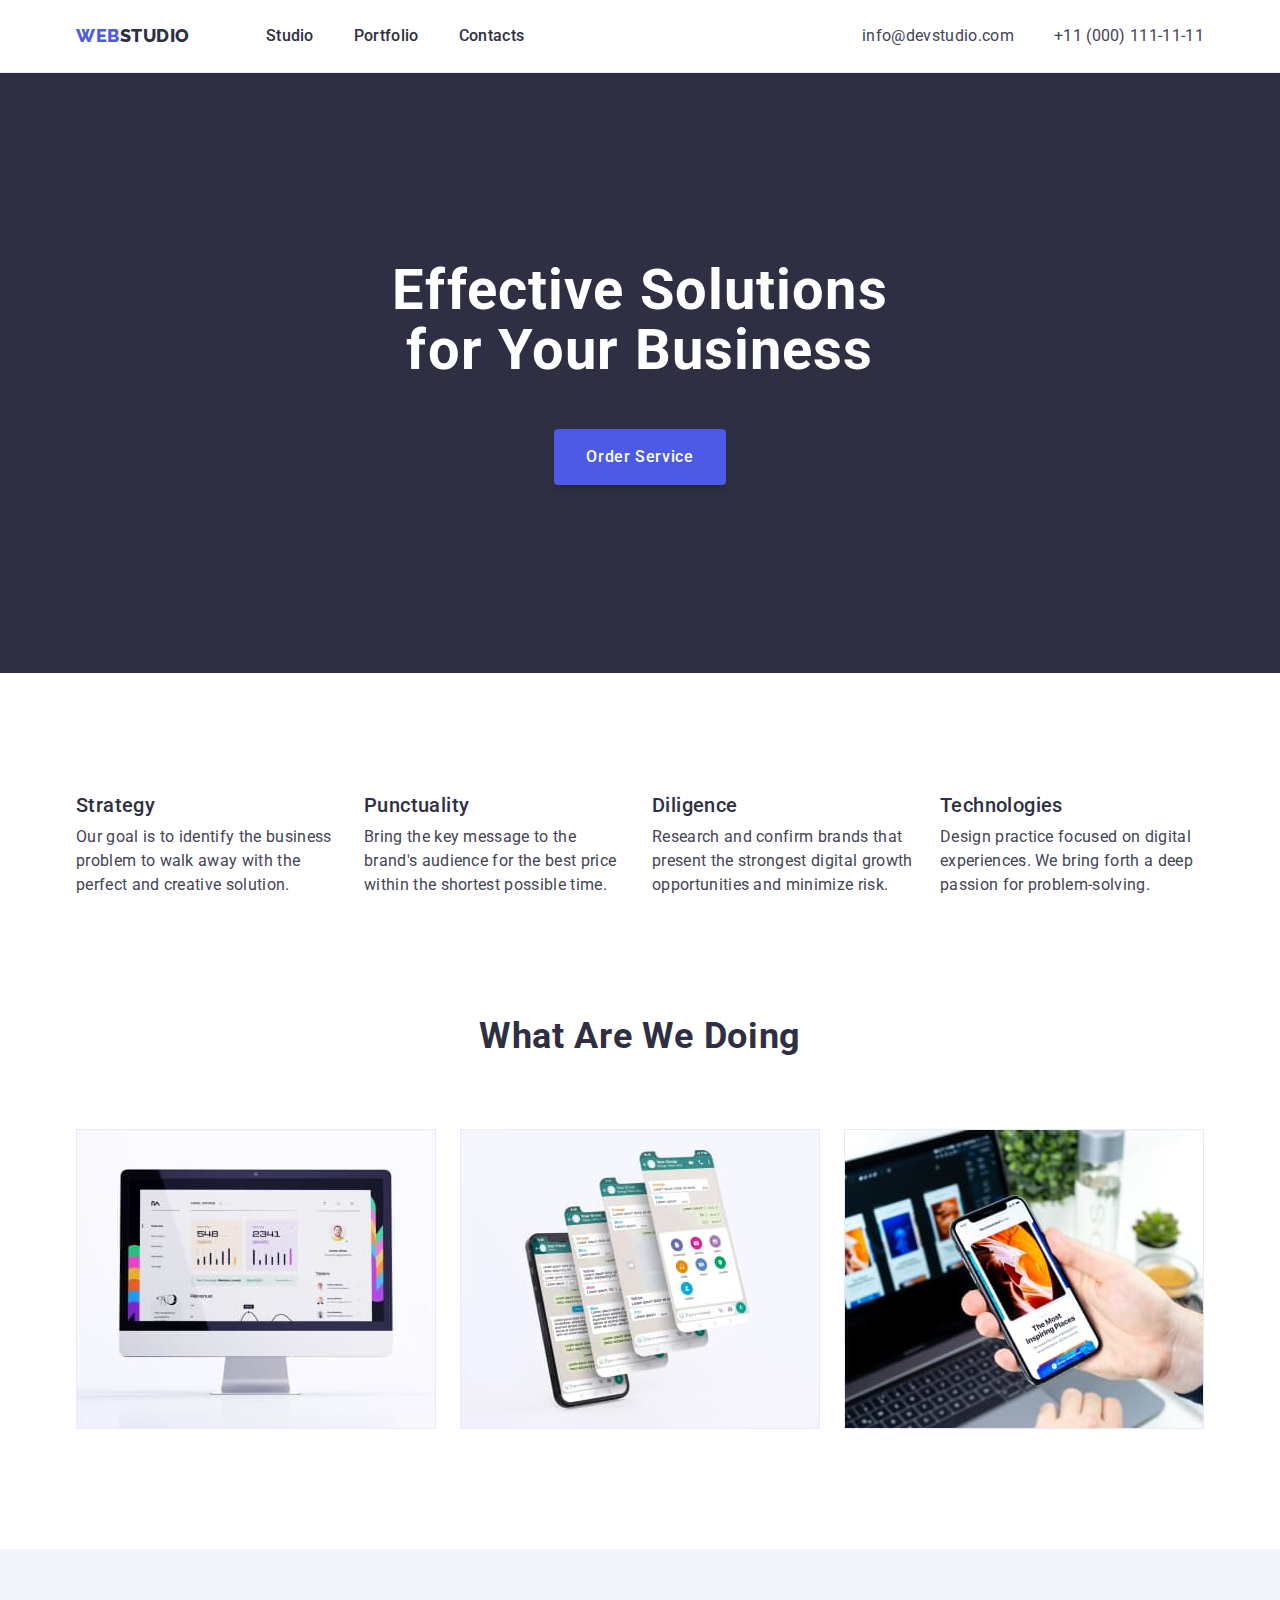
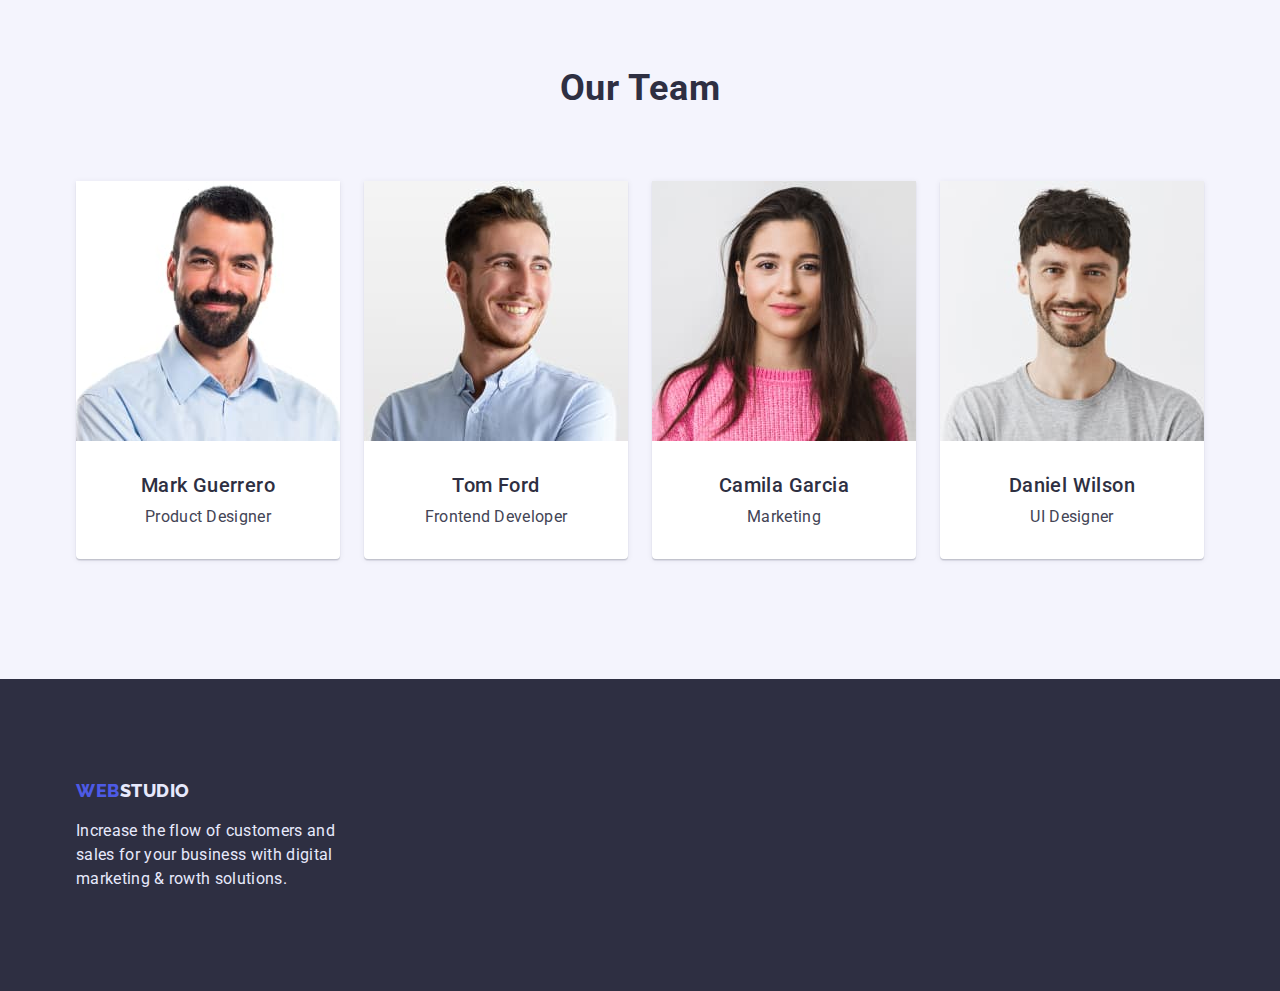
<file: index.html>
<!DOCTYPE html>
<html lang="en">
  <head>
    <meta charset="UTF-8" />
    <meta http-equiv="X-UA-Compatible" content="IE=edge" />
    <meta name="viewport" content="width=device-width, initial-scale=1.0" />
    <title>Studio</title>
    <link rel="preconnect" href="https://fonts.googleapis.com" />
    <link rel="preconnect" href="https://fonts.gstatic.com" crossorigin />
    <link
      href="https://fonts.googleapis.com/css2?family=Raleway:wght@800&family=Roboto:wght@400;500;700&display=swap"
      rel="stylesheet"
    />
    <link
      rel="stylesheet"
      href="https://cdnjs.cloudflare.com/ajax/libs/modern-normalize/1.0.0/modern-normalize.min.css"
    />
    <link rel="stylesheet" href="./css/styles.css" />
  </head>

  <body>
    <header class="page-header">
      <div class="container page-header">
        <!-- -----Logo----- -->
        <nav class="page-nav">
          <a class="logo link" href="./index.html"
            >WEB<span class="accent">STUDIO</span>
          </a>
          <!-- -----Navigation----- -->
          <ul class="menu list">
            <li class="menu-item">
              <a class="menu-link link" href="./index.html">Studio</a>
            </li>

            <li class="menu-item">
              <a class="menu-link link" href="./portfolio.html">Portfolio</a>
            </li>

            <li class="menu-item">
              <a class="menu-link link" href="">Contacts</a>
            </li>
          </ul>
        </nav>

        <!-- -----Adress----- -->
        <address class="address">
          <ul class="page-nav-adress list">
            <li class="page-nav-adress-item">
              <a class="contact-link link" href="mailto:info@devstudio.com"
                >info@devstudio.com</a
              >
            </li>
            <li class="page-nav-adress-item">
              <a class="contact-link link" href="tel:+110001111111"
                >+11 (000) 111-11-11</a
              >
            </li>
          </ul>
        </address>
      </div>
    </header>

    <main>
      <!-- -----Hero----- -->
      <section class="hero">
        <h1 class="hero-title">Effective Solutions for Your Business</h1>
        <button class="btn-order" type="button">Order Service</button>
      </section>

      <!-- -----Our benefits----- -->
      <section class="benefits">
        <div class="container benefits">
          <h2 class="section-title" hidden>Our benefits</h2>

          <ul class="description-benefits list">
            <li class="description-benefits-item">
              <h3 class="section-subtitle">Strategy</h3>
              <p class="section-description">
                Our goal is to identify the business problem to walk away with
                the perfect and creative solution.
              </p>
            </li>

            <li class="description-benefits-item">
              <h3 class="section-subtitle">Punctuality</h3>
              <p class="section-description">
                Bring the key message to the brand's audience for the best price
                within the shortest possible time.
              </p>
            </li>

            <li class="description-benefits-item">
              <h3 class="section-subtitle">Diligence</h3>
              <p class="section-description">
                Research and confirm brands that present the strongest digital
                growth opportunities and minimize risk.
              </p>
            </li>

            <li class="description-benefits-item">
              <h3 class="section-subtitle">Technologies</h3>
              <p class="section-description">
                Design practice focused on digital experiences. We bring forth a
                deep passion for problem-solving.
              </p>
            </li>
          </ul>
        </div>
      </section>

      <!-- -----What are we doing images----- -->
      <section class="work">
        <div class="container">
          <h2 class="section-title">What are we doing</h2>

          <ul class="description-work list">
            <li class="description-work-item">
              <img
                class="img"
                src="./images/offer1.jpg"
                alt="Monitor with app"
                width="360"
              />
            </li>
            <li class="description-work-item">
              <img
                class="img"
                src="./images/offer2.jpg"
                alt="Mobile with layers of app"
                width="360"
              />
            </li>
            <li class="description-work-item">
              <img
                class="img"
                src="./images/offer3.jpg"
                alt="App on mobile and monitor"
                width="360"
              />
            </li>
          </ul>
        </div>
      </section>

      <!-- -----Our team----- -->
      <section class="team">
        <div class="container">
          <h2 class="section-title">Our team</h2>

          <ul class="team-member list">
            <li class="team-member-item">
              <img
                class="img"
                src="./images/team1.jpg"
                alt="Product Designer"
                width="264"
              />
              <h3 class="section-subtitle">Mark Guerrero</h3>
              <p class="section-description">Product Designer</p>
            </li>
            <li class="team-member-item">
              <img
                class="img"
                src="./images/team2.jpg"
                alt="Frontend Developer"
                width="264"
              />
              <h3 class="section-subtitle">Tom Ford</h3>
              <p class="section-description">Frontend Developer</p>
            </li>
            <li class="team-member-item">
              <img
                class="img"
                src="./images/team3.jpg"
                alt="Marketing"
                width="264"
              />
              <h3 class="section-subtitle">Camila Garcia</h3>
              <p class="section-description">Marketing</p>
            </li>
            <li class="team-member-item">
              <img
                class="img"
                src="./images/team4.jpg"
                alt="UI Designer"
                width="264"
              />
              <h3 class="section-subtitle">Daniel Wilson</h3>
              <p class="section-description">UI Designer</p>
            </li>
          </ul>
        </div>
      </section>
    </main>

    <!-- -----Footer----- -->
    <footer class="footer">
      <div class="container">
        <a class="logo link" href="./index.html"
          >WEB<span class="accent-footer">STUDIO</span>
        </a>

        <p class="section-description-footer">
          Increase the flow of customers and sales for your business with
          digital marketing & rowth solutions.
        </p>
      </div>
    </footer>
  </body>
</html>
</file>
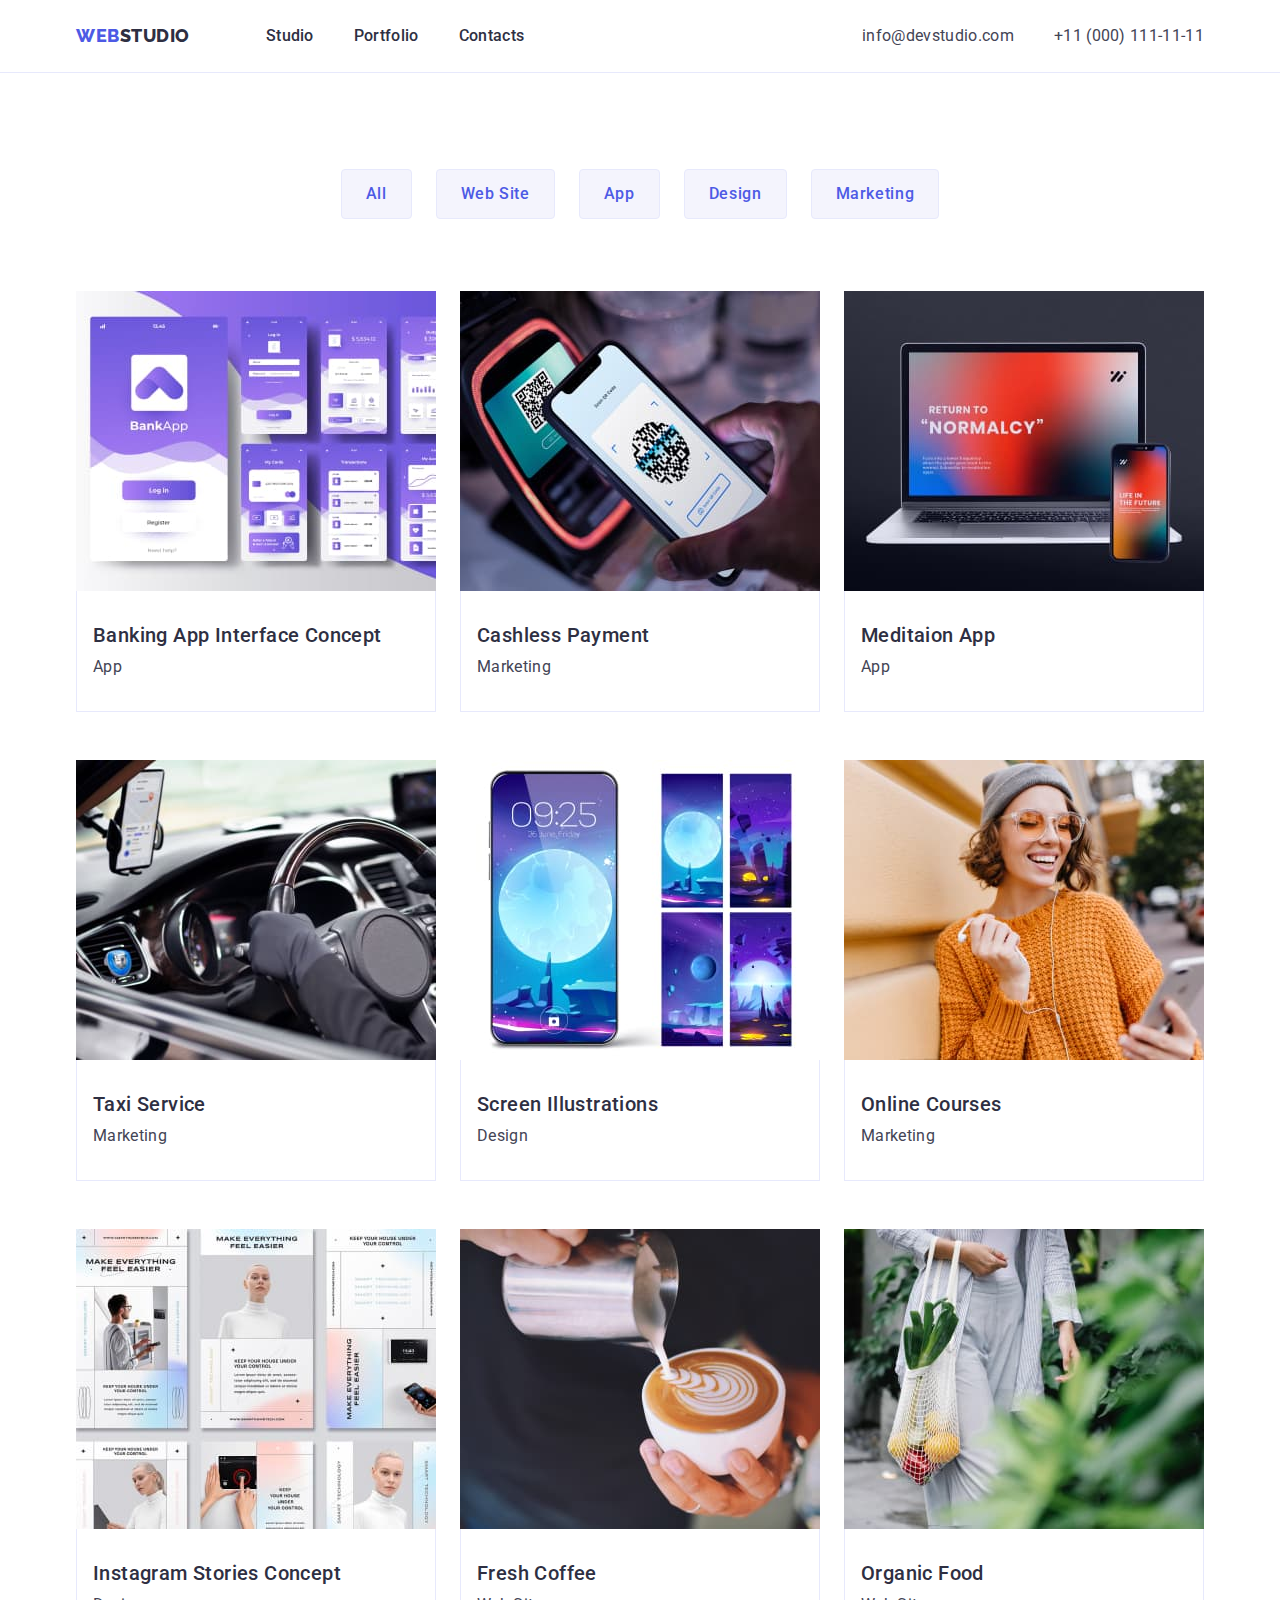
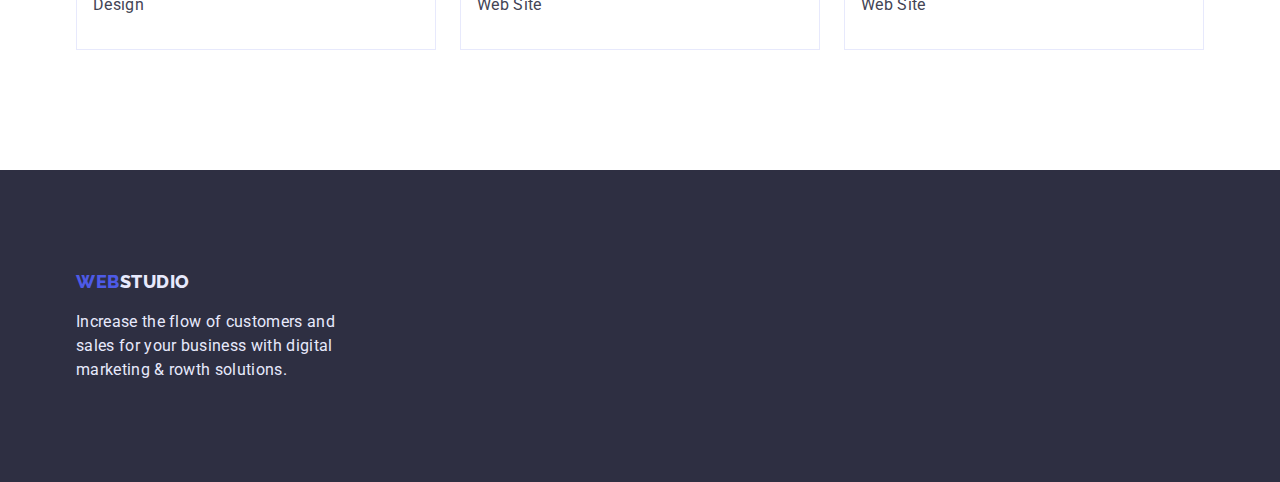
<file: portfolio.html>
<!DOCTYPE html>
<html lang="en">
  <head>
    <meta charset="UTF-8" />
    <meta http-equiv="X-UA-Compatible" content="IE=edge" />
    <meta name="viewport" content="width=device-width, initial-scale=1.0" />
    <title>Portfolio</title>
    <link rel="preconnect" href="https://fonts.googleapis.com" />
    <link rel="preconnect" href="https://fonts.gstatic.com" crossorigin />
    <link
      href="https://fonts.googleapis.com/css2?family=Raleway:wght@800&family=Roboto:wght@400;500;700&display=swap"
      rel="stylesheet"
    />
    <link
      rel="stylesheet"
      href="https://cdnjs.cloudflare.com/ajax/libs/modern-normalize/1.0.0/modern-normalize.min.css"
    />
    <link rel="stylesheet" href="./css/styles.css" />
  </head>

  <body>
    <header class="page-header">
      <div class="container page-header">
        <nav class="page-nav">
          <a class="logo link" href="./index.html"
            >WEB<span class="accent">STUDIO</span>
          </a>

          <ul class="menu list">
            <li class="menu-item">
              <a class="menu-link link" href="./index.html">Studio</a>
            </li>

            <li class="menu-item">
              <a class="menu-link link" href="./portfolio.html">Portfolio</a>
            </li>

            <li class="menu-item">
              <a class="menu-link link" href="">Contacts</a>
            </li>
          </ul>
        </nav>

        <address>
          <ul class="page-nav-adress list">
            <li class="page-nav-adress-item">
              <a class="contact-link link" href="mailto:info@devstudio.com"
                >info@devstudio.com</a
              >
            </li>
            <li class="page-nav-adress-item">
              <a class="contact-link link" href="tel:+110001111111"
                >+11 (000) 111-11-11</a
              >
            </li>
          </ul>
        </address>
      </div>
    </header>

    <main>
      <section class="portfolio">
        <div class="container">
          <h1 class="section-title" hidden>Portfolio</h1>
          <h2 class="section-title" hidden>
            Examples of projects with discription
          </h2>

          <ul class="filter list">
            <li class="filter-item">
              <button class="filter-btn" type="button">All</button>
            </li>

            <li class="filter-item">
              <button class="filter-btn" type="button">Web Site</button>
            </li>

            <li class="filter-item">
              <button class="filter-btn" type="button">App</button>
            </li>

            <li class="filter-item">
              <button class="filter-btn" type="button">Design</button>
            </li>

            <li class="filter-item">
              <button class="filter-btn" type="button">Marketing</button>
            </li>
          </ul>

          <ul class="description-portfolio list">
            <li class="description-portfolio-item">
              <img
                class="img"
                src="./images/portfolio1.jpg"
                alt="App Interface"
                width="360"
              />
              <div class="portfolio-text">
                <h3 class="section-subtitle">Banking App Interface Concept</h3>
                <p class="section-description">App</p>
              </div>
            </li>

            <li class="description-portfolio-item">
              <img
                class="img"
                src="./images/portfolio2.jpg"
                alt="Payment with phone"
                width="360"
              />
              <div class="portfolio-text">
                <h3 class="section-subtitle">Cashless Payment</h3>
                <p class="section-description">Marketing</p>
              </div>
            </li>

            <li class="description-portfolio-item">
              <img
                class="img"
                src="./images/portfolio3.jpg"
                alt="Laptop and phone with same programs Interface"
                width="360"
              />
              <div class="portfolio-text">
                <h3 class="section-subtitle">Meditaion App</h3>
                <p class="section-description">App</p>
              </div>
            </li>

            <li class="description-portfolio-item">
              <img
                class="img"
                src="./images/portfolio4.jpg"
                alt="View of wheele and driver"
                width="360"
              />
              <div class="portfolio-text">
                <h3 class="section-subtitle">Taxi Service</h3>
                <p class="section-description">Marketing</p>
              </div>
            </li>

            <li class="description-portfolio-item">
              <img
                class="img"
                src="./images/portfolio5.jpg"
                alt="Screen pictures on the phone"
                width="360"
              />
              <div class="portfolio-text">
                <h3 class="section-subtitle">Screen Illustrations</h3>
                <p class="section-description">Design</p>
              </div>
            </li>

            <li class="description-portfolio-item">
              <img
                class="img"
                src="./images/portfolio6.jpg"
                alt="Girl with a phone"
                width="360"
              />
              <div class="portfolio-text">
                <h3 class="section-subtitle">Online Courses</h3>
                <p class="section-description">Marketing</p>
              </div>
            </li>

            <li class="description-portfolio-item">
              <img
                class="img"
                src="./images/portfolio7.jpg"
                alt="Instagram stories on the phone"
                width="360"
              />
              <div class="portfolio-text">
                <h3 class="section-subtitle">Instagram Stories Concept</h3>
                <p class="section-description">Design</p>
              </div>
            </li>

            <li class="description-portfolio-item">
              <img
                class="img"
                src="./images/portfolio8.jpg"
                alt="Cup of coffee with milk"
                width="360"
              />
              <div class="portfolio-text">
                <h3 class="section-subtitle">Fresh Coffee</h3>
                <p class="section-description">Web Site</p>
              </div>
            </li>

            <li class="description-portfolio-item">
              <img
                class="img"
                src="./images/portfolio9.jpg"
                alt="Girl with bag of fruits"
                width="360"
              />
              <div class="portfolio-text">
                <h3 class="section-subtitle">Organic Food</h3>
                <p class="section-description">Web Site</p>
              </div>
            </li>
          </ul>
        </div>
      </section>
    </main>
    <footer class="footer">
      <div class="container">
        <a class="logo link" href="./index.html"
          >WEB<span class="accent-footer">STUDIO</span>
        </a>
        <p class="section-description-footer">
          Increase the flow of customers and sales for your business with
          digital marketing & rowth solutions.
        </p>
      </div>
    </footer>
  </body>
</html>
</file>
<file: css/styles.css>
:root {
    --logo-btn-color: #4D5AE5;
    --white-color: #FFFFFF;
    --main-text-color: #434455;
    --second-text-color: #2E2F42;
    --third-text-color: #E7E9FC;
    --change-color: #404BBF;
    --backgroundcolor: #2E2F42;
    --backgroundbtn: #F4F4FD;
   
}

body {
    font-family: 'Roboto', sans-serif;
    font-size: 16px;
    
    background-color: var(--white-color);
    color: var(--main-text-color);
}

.list {
    list-style: none;
    
    padding: 0;
    margin: 0;}

.link {text-decoration: none;}

.container {
    margin-left: auto;
    margin-right: auto;
    padding-left: 15px;
    padding-right: 15px;
    width: 1158px;
    /* outline: 2px solid tomato; */
}

section {padding: 120px 0;}


/* -----HEADER----- */

header {
    border-bottom: 1px solid var(--third-text-color);
}

/* -----Logo----- */
.logo {
    font-family: 'Raleway', sans-serif;
    font-weight: 800;
    font-size: 18px;
    line-height: 1.33;
    letter-spacing: 0.03em;
    text-transform: uppercase;
    
    color: var(--logo-btn-color);
}

.accent {color: var(--second-text-color);}

/* -----Navigation------ */

.menu-link {
    
    display: block;
    padding-top: 24px;
    padding-bottom: 24px;
    
    font-weight: 500;
    line-height: 1.5;
    letter-spacing: 0.02em;

    color: var(--second-text-color);}

.menu-link:hover,
.menu-link:focus {color: var(--change-color); }


/* -----Adress----- */

.contact-link {
    font-style: normal;
    line-height: 1.5;
    letter-spacing: 0.02em;
    
    color: var(--main-text-color);
}

.contact-link:hover, 
.contact-link:focus {color: var(--change-color); }


.container.page-header {
    display: flex;
    align-items: center;
}

.menu {
    display: flex;
    align-items: center;
    margin-left: 76px;
}

.menu-item:not(:last-child) {
    margin-right: 40px;
}

.page-nav {
    display: flex;
    align-items: center;
    margin-right: auto;}

.page-nav-adress {
    display: flex;
    align-items: center;}
    
.page-nav-adress-item:not(:last-child) {margin-right: 40px;}



/* -----Hero----- */

.hero {text-align: center;
    padding: 188px 0;
    background-color: var(--backgroundcolor);}

.hero-title {
    display: inline-block;
    margin-top: 0;
    margin-bottom: 48px;

    width: 496px;

    font-size: 56px;
    line-height: 1.07;
    text-align: center;
    letter-spacing: 0.02em;

    color: var(--white-color);
}

.btn-order {
    display: flex;
    margin: auto;
    padding: 16px 32px;
    
    min-width: 169px;

    border: 0;
    border-radius: 4px;
    
    font-weight: 500;
    line-height: 1.5;
    letter-spacing: 0.04em;
    
    background-color: var(--logo-btn-color);
    box-shadow: 0px 4px 4px rgba(0, 0, 0, 0.15);
    color: var(--white-color);
    
    cursor: pointer;
}

.btn-order:hover, 
.btn-order:focus {
    background-color: var(--change-color);
    box-shadow: 0px 1px 6px rgba(46, 47, 66, 0.08), 0px 1px 1px rgba(46, 47, 66, 0.16), 0px 2px 1px rgba(46, 47, 66, 0.08);}


    /* -----Components------     */
.section-title {
    margin-top: 0;
    margin-bottom: 72px;

    font-size: 36px;
    line-height: 1.11;
    text-align: center;
    letter-spacing: 0.02em;
    text-transform: capitalize;
    
    color: var(--second-text-color);}


.section-subtitle {
    margin-top: 0;
    margin-bottom: 8px;

    font-weight: 500;
    font-size: 20px;
    line-height: 1.2;
    letter-spacing: 0.02em;
    
    color: var(--second-text-color);
}

.section-description  {
    margin-top: 0;
    margin-bottom: 0;

    line-height: 1.5;
    letter-spacing: 0.02em;
    color: var(--main-text-color);}

/* -----Benefits------     */

.description-benefits {
    display: flex;
}

.description-benefits-item {
    width: 264px;
}

.description-benefits-item+.description-benefits-item {
    margin-left: 24px;
}


/* -----What are we doing images------     */
.img {display: block;}

.work {
    padding-top: 0;
}

.description-work {
    display: flex;
    align-items: center;
}

.description-work-item:not(:last-child) {margin-right: 24px;}


/* < !-- -----Our team----- --> */

.team-member-item > .section-subtitle {
margin-top: 32px;
}

.team-member-item {
background-color: var(--white-color);

box-shadow: 0px 1px 6px rgba(46, 47, 66, 0.08), 0px 1px 1px rgba(46, 47, 66, 0.16), 0px 2px 1px rgba(46, 47, 66, 0.08);
border-radius: 0px 0px 4px 4px;
}

.team {background-color: var(--backgroundbtn);}

.team-member {
    display: flex;
    flex-basis: calc((100%-72px)/3);
    column-gap: 24px;
    align-items: center;
    flex-wrap: wrap;}

.team-member-item {padding-bottom: 30px;}

.team-member-item > .section-subtitle {text-align: center;}

.team-member-item > .section-description {text-align: center;}



/* -----Footer----- */

.footer > .conteiner {padding: 100px;}

.footer {
padding-top: 100px;
padding-bottom: 100px;

background-color: var(--second-text-color);}

.section-description-footer {
    display:block;
    margin-bottom: 0;
    
    width: 264px;
    
    line-height: 1.5;
    letter-spacing: 0.02em;
    
    color: var(--third-text-color); 
}

.accent-footer {
    color: var(--third-text-color);
}

/* -----Portfolio----- */

.portfolio {padding-top: 96px;}

.filter {
    display: flex;
    margin-bottom: 72px;
    align-items: center;
    flex-wrap: wrap;
    justify-content: center;
    column-gap: 24px;
}


.filter-btn {
    display: flex;
    align-items: center;
    text-align: center;
    
    font-weight: 500;
    line-height: 1.5;
    letter-spacing: 0.04em;
    padding: 12px 24px;

    border: 1px solid #e7e9fc;
    border-radius: 4px;
    
    
    background-color: var(--backgroundbtn);
    color: var(--logo-btn-color);

    cursor: pointer;
}

.filter-btn:hover, .filter-btn:focus {
    background-color: var(--change-color);
    color: var(--white-color);
}


.description-portfolio {
    display: flex;
    align-items: center;
    flex-wrap: wrap;
    
    row-gap: 48px;
    column-gap: 24px;
}

.description-portfolio-item {
    
flex-basis: calc(100% / 3 - 48px);}

/* .description-portfolio-item {margin-right: 24px;
margin-bottom: 48px;
} */

/* .description-portfolio :nth-child(3n) {margin-right: 0;}
.description-portfolio :nth-last-child(-n + 3) {margin-bottom: 0;} */

.portfolio-text {
    padding: 32px 16px;
    
    border: 1px solid #e7e9fc;
    border-top: none;
    
    background-color: var(--white-color);
}
</file>
